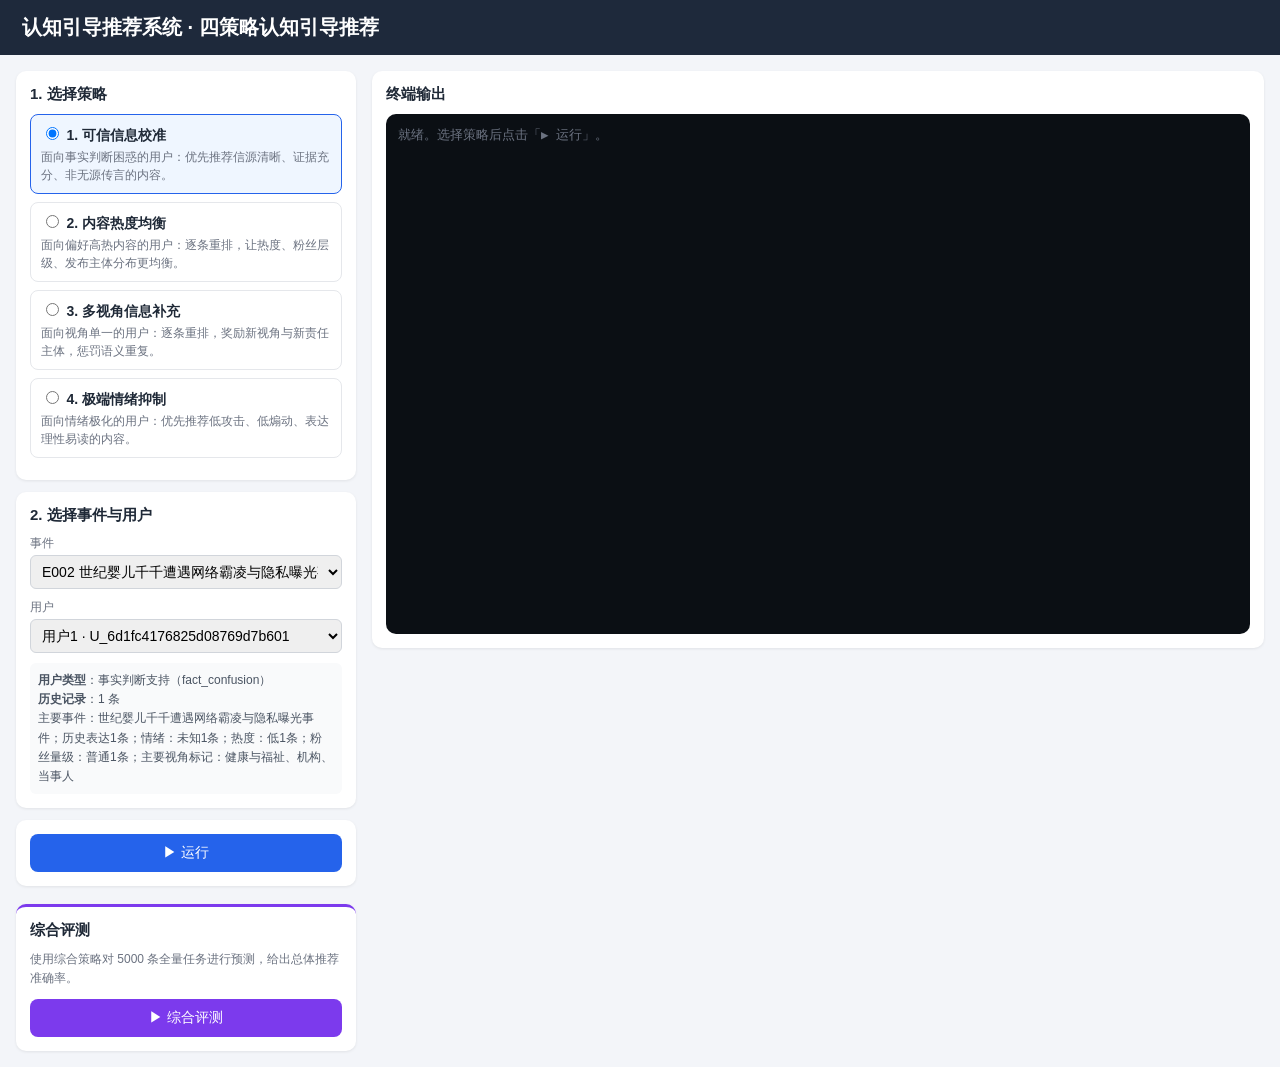
<file: index.html>
<!doctype html>
<html lang="zh-CN">
<head>
<meta charset="utf-8">
<meta name="viewport" content="width=device-width,initial-scale=1">
<title>认知引导推荐系统 · 四策略认知引导推荐</title>
<style>
*{box-sizing:border-box}
body{margin:0;font-family:-apple-system,"Microsoft YaHei",sans-serif;background:#f3f5f9;color:#1f2937}
header{background:#1e293b;color:#fff;padding:14px 22px;font-size:20px;font-weight:600}
header small{font-weight:400;color:#94a3b8;font-size:13px;margin-left:12px}
.wrap{display:flex;gap:16px;padding:16px;align-items:flex-start}
.left{width:340px;flex:none;display:flex;flex-direction:column;gap:12px}
.right{flex:1;min-width:0;display:flex;flex-direction:column;gap:14px}
.card{background:#fff;border-radius:10px;padding:14px;box-shadow:0 1px 3px rgba(0,0,0,.08)}
.card h3{margin:0 0 10px;font-size:15px}
.strat{display:block;border:1px solid #e5e7eb;border-radius:8px;padding:9px 10px;margin-bottom:8px;cursor:pointer}
.strat:has(input:checked){border-color:#2563eb;background:#eff6ff}
.strat b{font-size:14px}.strat span{display:block;color:#6b7280;font-size:12px;margin-top:3px;line-height:1.5}
select{width:100%;padding:7px;margin-bottom:10px;border:1px solid #d1d5db;border-radius:6px;font-size:14px}
label.l{font-size:12px;color:#6b7280;display:block;margin-bottom:3px}
.btns{display:flex;gap:8px}
button{flex:1;padding:10px;border:0;border-radius:8px;font-size:14px;cursor:pointer;color:#fff;background:#2563eb}
button.alt{background:#7c3aed}button:disabled{opacity:.5;cursor:not-allowed}
.hist{font-size:12px;color:#4b5563;line-height:1.6;background:#f9fafb;padding:8px;border-radius:6px}
#term{background:#0b0f14;color:#d1d5db;font:12.5px/1.45 Consolas,"DejaVu Sans Mono",monospace;padding:12px;border-radius:10px;height:520px;overflow:auto;white-space:pre-wrap;word-break:break-all}
.res{display:none}
.big{font-size:56px;font-weight:700;color:#059669;line-height:1.1}
.big small{font-size:18px;color:#6b7280;font-weight:400;margin-left:10px}
.grid4{display:grid;grid-template-columns:repeat(4,1fr);gap:10px;margin:10px 0}
.mini{background:#f9fafb;border-radius:8px;padding:10px}.mini b{font-size:22px;color:#2563eb;display:block}.mini span{font-size:12px;color:#6b7280}
.item{border:1px solid #e5e7eb;border-radius:8px;padding:10px;margin-bottom:8px}
.item.hit{border-color:#86efac;background:#f0fdf4}
.item .top{display:flex;justify-content:space-between;font-size:13px;font-weight:600;margin-bottom:5px}
.item .txt{font-size:13px;line-height:1.55}
.item .txt.clamp{display:-webkit-box;-webkit-line-clamp:4;-webkit-box-orient:vertical;overflow:hidden}
.item .tg{display:none;margin-top:4px;padding:0;border:0;background:none;color:#2563eb;font-size:12px;cursor:pointer}
.item .meta{font-size:12px;color:#6b7280;margin-top:6px}
.tag{display:inline-block;background:#e5e7eb;border-radius:4px;padding:1px 6px;margin-right:5px}
.ok{color:#059669}.no{color:#9ca3af}
</style>
</head>
<body>
<header>认知引导推荐系统 · 四策略认知引导推荐</header>
<div class="wrap">
  <div class="left">
    <div class="card"><h3>1. 选择策略</h3><div id="strats"></div></div>
    <div class="card"><h3>2. 选择事件与用户</h3>
      <label class="l">事件</label><select id="ev"></select>
      <label class="l">用户</label><select id="us"></select>
      <div class="hist" id="hist"></div></div>
    <div class="card"><div class="btns"><button id="run">▶ 运行</button></div></div>
    <div class="card" style="border-top:3px solid #7c3aed;margin-top:6px"><h3>综合评测</h3>
      <div style="font-size:12px;color:#6b7280;line-height:1.6;margin-bottom:10px">使用综合策略对 5000 条全量任务进行预测，给出总体推荐准确率。</div>
      <button id="all" class="alt" style="width:100%">▶ 综合评测</button></div>
  </div>
  <div class="right">
    <div class="card"><h3>终端输出 <span id="state" style="font-weight:400;color:#6b7280;font-size:12px"></span></h3><div id="term"></div></div>
    <div class="card res" id="allCard"><h3>综合评测结果</h3><div class="big" id="allBig"></div>
      <div style="font-size:14px;color:#374151;margin-top:10px;line-height:1.6">全量评测 5000 条事件—用户—引导目标—候选判断任务 · 168 个测试组 · 每组输出 Top-10</div>
      <div style="font-size:12px;color:#6b7280;margin-top:6px;line-height:1.6">准确率 = 各测试组 Top-10 命中率（命中答案集“纳入”条数 ÷ 10）的平均值</div></div>
    <div class="card res" id="topCard"><h3 id="topTitle"></h3><div id="topList"></div></div>
  </div>
</div>
<script src="data/meta.js"></script><script src="data/hidden.js"></script><script src="data/summary.js"></script>
<script>
const $=id=>document.getElementById(id);
const DISP_NAMES={"事实澄清与信源校准":"可信信息校准","热度校正与内容均衡":"内容热度均衡","多元视角与辩证看待":"多视角信息补充","情绪降温与理性表达":"极端情绪抑制"};
const DISP_RX=new RegExp('(?<![_\\w/])('+Object.keys(DISP_NAMES).join('|')+')(?!算法)','g');
const dispName=s=>String(s).replace(DISP_RX,m=>DISP_NAMES[m]);

let META=null, REPORTS={}, es=null, running=false;
const esc=s=>String(s).replace(/[&<>]/g,c=>({'&':'&amp;','<':'&lt;','>':'&gt;'}[c]));
const COL={30:'#6b7280',31:'#ef4444',32:'#22c55e',33:'#eab308',34:'#3b82f6',35:'#d946ef',36:'#06b6d4',37:'#e5e7eb',
 90:'#6b7280',91:'#f87171',92:'#4ade80',93:'#facc15',94:'#60a5fa',95:'#e879f9',96:'#22d3ee',97:'#fff'};
function ansi(s){
  let out='',st={c:null,b:false,d:false},open=false,re=/\x1b\[([0-9;]*)m/g,last=0,m;
  const emit=t=>{ if(!t)return; let css=''; if(st.c)css+='color:'+st.c+';'; if(st.b)css+='font-weight:700;'; if(st.d)css+='opacity:.6;';
    out+= css?'<span style="'+css+'">'+esc(t)+'</span>':esc(t); };
  while((m=re.exec(s))){ emit(s.slice(last,m.index)); last=re.lastIndex;
    for(const p of (m[1]||'0').split(';').map(Number)){ if(p===0){st={c:null,b:false,d:false}} else if(p===1)st.b=true; else if(p===2)st.d=true; else if(COL[p])st.c=COL[p]; } }
  emit(s.slice(last)); return out;
}
function term(line){ line=dispName(line); const t=$('term'); const near=t.scrollHeight-t.scrollTop-t.clientHeight<60;
  const d=document.createElement('div'); d.innerHTML=ansi(line)||'&nbsp;'; t.appendChild(d); if(near)t.scrollTop=t.scrollHeight; }
// 演示推荐组合：每策略第一个为默认选中，全部在下拉中加粗
const PICKS={"1": ["PS3G_836381ac5db80d3ebd69", "PS3G_690b14cc4085396845b2", "PS3G_e4c694db0c434dd55251"], "2": ["PS3G_dbe9cc6a94ffd6cc5fe6", "PS3G_c39729a195b201dfdafb", "PS3G_2c3bb92f68a984862b76"], "3": ["PS3G_ba25082b5975607accdb", "PS3G_d902e5bd507c22a2faae", "PS3G_fe2d613690042951c33f"], "4": ["PS3G_c56ff48762be613ec381", "PS3G_6657de9ccd9bf77e09f7", "PS3G_1e6efd978baa629836c8"]};
const isPick=gid=>(PICKS[curSid()]||[]).includes(gid);
// 事实澄清：展示用信源/证据评分（不参与排序与准确率）
const SRC_OFF=/(卫健委|卫生健康委|警方|公安|法院|检察院|市场监管|政府|官方|通报|公告|声明|官微|发布会|调查组|医调委|工作人员告诉|负责人)/;
const SRC_MEDIA=/(据.{0,12}报道|记者|新闻|日报|晚报|时报|周刊|电视台|广播|央视|新华|人民网|澎湃|极目|经视|九派|红星|封面|潮新闻|新京报|环球|中新|央广|头条新闻|直播\)|\(.{1,6}(新闻|直播|日报|时报|网)\))/;
const EVID=/(鉴定|调查|通报|声明|判决|裁定|录音|视频|截图|聊天记录|报告|数据|证据|回应|采访|病历|诊断|时间线)/g;
function factTags(i){
  // 展示用评分标准（不参与排序与准确率）：按发布主体可信度打底，再看正文的信源、依据、时间线索，传言措辞扣分
  const t=i.text||'', p=i.publisher||'';
  const base=(p.includes('官方')||p.includes('政务'))?0.9:p==='媒体'?0.8:p==='认证主体'?0.68:0.55;
  const off=SRC_OFF.test(t), med=SRC_MEDIA.test(t), when=/(\d{1,2}月\d{1,2}日|\d{4}年|\d+日)/.test(t), rum=/(网传|听说|据说|疑似|爆料|传闻|小道消息|据知情人)/.test(t);
  const ev=[...new Set((t.match(EVID)||[]))];
  let sc=base+(off?0.15:0)+(med?0.1:0)+(when?0.05:0)-(rum?0.2:0);
  let ec=0.45+0.15*Math.min(ev.length,3)+(when?0.1:0)-(rum?0.15:0);
  sc=Math.max(0.2,Math.min(1,sc)); ec=Math.max(0.2,Math.min(1,ec));
  i._src=sc;
  return [{t:'信源分 '+sc.toFixed(2),col:'#1e40af',bg:'#dbeafe'},{t:'证据分 '+ec.toFixed(2),col:'#1e40af',bg:'#dbeafe'}];
}
const tagHtml=x=>`<span class="tag" style="background:${x.bg};color:${x.col}">${esc(x.t)}</span>`;
const curSid=()=>+document.querySelector('input[name=s]:checked').value;
const curStrat=()=>META.strategies.find(s=>s.id===curSid());
function fillEvents(){
  const st=curStrat(), evs=[...new Map(st.groups.map(g=>[g.event_id,g.event_name]))];
  const pe=new Set(st.groups.filter(g=>isPick(g.group_id)).map(g=>g.event_id));
  $('ev').innerHTML=evs.map(([id,n])=>pe.has(id)?`<option value="${id}" style="font-weight:700">${id} ${esc(n)}</option>`:`<option value="${id}">${id} ${esc(n)}</option>`).join('');
  const d=st.groups.find(g=>g.group_id===(PICKS[st.id]||[])[0]); if(d)$('ev').value=d.event_id; fillUsers();
}
function fillUsers(){
  const gs=curStrat().groups.filter(g=>g.event_id===$('ev').value);
  $('us').innerHTML=gs.map(g=>isPick(g.group_id)?`<option value="${g.group_id}" style="font-weight:700">${g.seq_name} · ${g.masked_user_id}</option>`:`<option value="${g.group_id}">${g.seq_name} · ${g.masked_user_id}</option>`).join('');
  const p=gs.find(g=>isPick(g.group_id)); if(p)$('us').value=p.group_id; showHist();
}
function curGroup(){ return curStrat().groups.find(g=>g.group_id===$('us').value); }
function showHist(){ const g=curGroup(); $('hist').innerHTML=g?`<b>用户类型</b>：${esc(g.user_type_label)}（${esc(g.user_type)}）<br><b>历史记录</b>：${esc(g.history_count)} 条<br>${esc(g.summary)}`:''; }
async function init(){
  META=REC.meta;
  // 演示前端隐藏推荐不合理的事件/组（只影响下拉，不影响算法、Top-10 与准确率）
  const H=REC.hidden||{}, he=new Set(H.hidden_events||[]), hg=new Set(H.hidden_groups||[]);
  META.strategies.forEach(s=>s.groups=s.groups.filter(g=>!he.has(g.event_id)&&!hg.has(g.group_id)));
  $('strats').innerHTML=META.strategies.map((s,i)=>`<label class="strat"><input type="radio" name="s" value="${s.id}" ${i?'':'checked'}> <b>${s.id}. ${esc(dispName(s.name))}</b><span>${esc(s.desc)}</span></label>`).join('');
  document.querySelectorAll('input[name=s]').forEach(r=>r.onchange=()=>{fillEvents();showTop()});
  $('ev').onchange=()=>{fillUsers();showTop()}; $('us').onchange=()=>{showHist();showTop()};
  fillEvents();
  term('\x1b[90m就绪。选择策略后点击「▶ 运行」。\x1b[0m');
}
function setBusy(b){ running=b; $('run').disabled=b; $('all').disabled=b; $('state').textContent=b?'运行中…':''; }
let timers=[];
const loadJs=n=>new Promise((res,rej)=>{ if(REC[n])return res(); const s=document.createElement('script'); s.src='data/'+n+'.js'; s.onload=res; s.onerror=rej; document.head.appendChild(s); });
async function run(arg){
  if(running)return; setBusy(true); REPORTS={};
  ['allCard','topCard'].forEach(i=>$(i).style.display='none');
  $('term').innerHTML='';
  const key=arg==='all'?'all':'s'+arg;
  try{ await loadJs('log_'+key); if(arg!=='all')await loadJs('top10_s'+arg); }catch(e){ term('\x1b[31m数据加载失败\x1b[0m'); setBusy(false); return; }
  const ev=REC['log_'+key]; const t0=Date.now(); let i=0;
  const step=()=>{ const now=Date.now()-t0;
    while(i<ev.length&&ev[i][0]<=now){ const l=ev[i][1]; if(l===null){ } else term(l); i++; }
    if(i<ev.length){ setTimeout(step,Math.max(10,ev[i][0]-(Date.now()-t0))); return; }
    setBusy(false);
    if(arg==='all')showAll({summary:REC.summary}); else { REPORTS[+arg]=1; showTop(); } };
  step();
}
const pct=a=>(a*100).toFixed(2)+'%';
function showAll(d){
  const sm=d.summary; $('allBig').innerHTML=`推荐准确率 ${pct(sm.accuracy)}`;
  $('allCard').style.display='block'; $('topCard').style.display='none'; }
function setupFold(root){
  root.querySelectorAll('.item').forEach(it=>{
    const t=it.querySelector('.txt'), b=it.querySelector('.tg'); if(!t||!b)return;
    if(t.scrollHeight>t.clientHeight+1){ b.style.display='inline-block'; b.onclick=()=>{ const c=t.classList.toggle('clamp'); b.textContent=c?'展开原文':'收起'; }; }
    else { t.classList.remove('clamp'); }
  });
}
async function showTop(){
  const sid=curSid(); if(!REPORTS[sid]||running){ $('topCard').style.display='none'; return; }
  const g=curGroup(); await loadJs('top10_s'+sid); const d=REC['top10_s'+sid][g.group_id]; if(!d)return;
  $('topTitle').innerHTML=`${esc(g.event_id)} ${esc(g.event_name)} · ${esc(g.seq_name)} · Top-10 推荐列表 ` + (sid===1?[`含信源 ${d.items.filter(i=>(factTags(i),i._src>=0.7)).length}/${d.items.length}`]:d.summary).map(t=>`<span class="tag" style="background:#dbeafe;color:#1e40af">${esc(t)}</span>`).join('');
  $('topList').innerHTML=d.items.map(i=>`<div class="item${i.hit?' hit':''}"><div class="top"><span>#${i.rank}${i.hit?' <span class="ok">✓</span>':''}</span><span>${sid===1?factTags(i).map(tagHtml).join(''):i.tags.map(t=>`<span class="tag" style="background:#dbeafe;color:#1e40af">${esc(t)}</span>`).join('')}</span></div>
   <div class="txt clamp">${esc(i.text)}</div><button type="button" class="tg">展开原文</button>
   <div class="meta"><span class="tag">${esc(i.publisher)}</span><span class="tag">粉丝：${esc(i.fan_tier)}</span><span class="tag">热度：${esc(i.heat_tier)}</span><span class="tag">情绪：${esc(i.emotion)}</span>转 ${esc(i.reposts)} · 评 ${esc(i.comments)} · 赞 ${esc(i.likes)}</div></div>`).join('');
  $('topCard').style.display='block'; setupFold($('topList')); }
$('run').onclick=()=>run(curSid()); $('all').onclick=()=>run('all');
init();
</script>
</body></html>
</file>
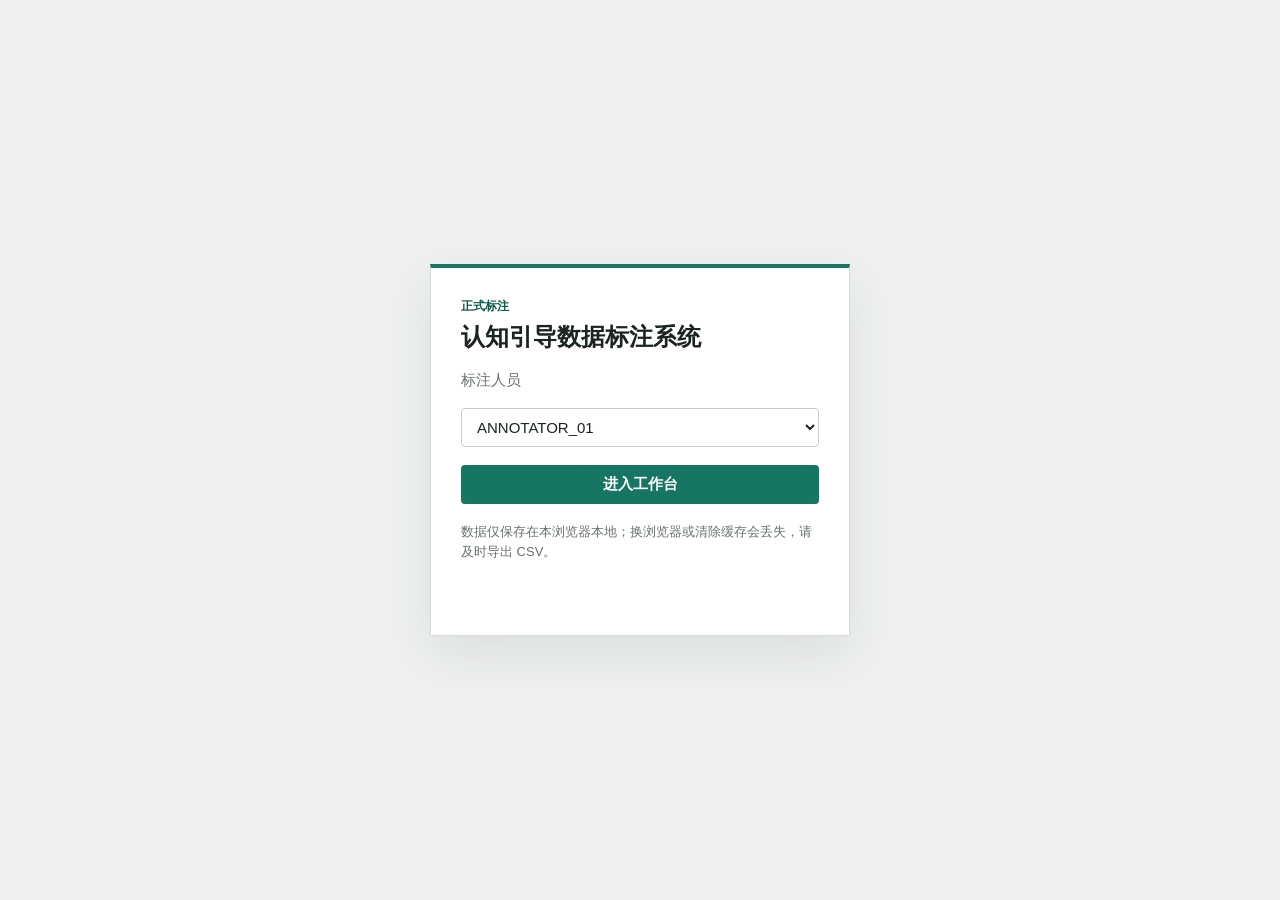
<file: annotate/index.html>
<!doctype html>
<html lang="zh-CN">
  <head>
    <meta charset="UTF-8" />
    <meta name="viewport" content="width=device-width, initial-scale=1.0" />
    <title>认知引导数据标注系统</title>
    <link rel="icon" href="data:," />
    <link rel="stylesheet" href="styles.css" />
  </head>
  <body>
    <section id="login-view" class="login-view">
      <form id="login-form" class="login-panel">
        <div>
          <p class="eyebrow">正式标注</p>
          <h1>认知引导数据标注系统</h1>
        </div>
        <label for="annotator-select">标注人员</label>
        <select id="annotator-select" required></select>
        <button type="submit" class="primary-command">进入工作台</button>
        <p class="hint">数据仅保存在本浏览器本地；换浏览器或清除缓存会丢失，请及时导出 CSV。</p>
        <p id="login-error" class="error" role="alert"></p>
      </form>
    </section>

    <main id="app-view" class="app-shell" hidden>
      <header class="topbar">
        <div class="brand-block">
          <span class="brand-mark">R</span>
          <div>
            <strong>认知引导标注</strong>
            <span id="annotator-name"></span>
          </div>
        </div>
        <div class="topbar-controls">
          <label class="compact-field">
            <span>批次</span>
            <select id="batch-select"></select>
          </label>
          <div class="progress-block">
            <div class="progress-copy">
              <span id="progress-text">0 / 0</span>
              <span id="save-state">未保存</span>
            </div>
            <div class="progress-track"><span id="progress-bar"></span></div>
          </div>
          <button id="export-button" class="secondary-command top-command" title="导出本人已提交结果为 CSV">导出 CSV</button>
          <button id="reset-button" class="secondary-command top-command" title="清空本人在本浏览器中的全部标注状态">重置本人状态</button>
          <button id="logout-button" class="icon-command" title="退出登录" aria-label="退出登录">↪</button>
        </div>
      </header>

      <div class="workspace">
        <aside class="context-pane">
          <section class="context-section event-section">
            <p class="section-label">当前事件</p>
            <h2 id="event-name"></h2>
            <div id="event-stats" class="stat-row"></div>
          </section>

          <section class="context-section">
            <p class="section-label">当前引导目标</p>
            <div id="target-list" class="target-list"></div>
            <p id="guidance-instruction" class="guidance-copy"></p>
          </section>

          <section class="context-section user-section">
            <div class="section-heading-row">
              <p class="section-label">用户信息</p>
              <code id="masked-user"></code>
            </div>
            <p id="history-summary" class="history-summary"></p>
            <div id="history-list" class="history-list"></div>
          </section>
        </aside>

        <section class="candidate-pane">
          <div class="candidate-heading">
            <div>
              <p class="section-label">候选内容</p>
              <h2 id="candidate-event"></h2>
            </div>
            <span id="assignment-role" class="role-badge"></span>
          </div>
          <article id="candidate-text" class="candidate-text fold-text"></article>
          <button type="button" id="candidate-fold" class="fold-btn">展开原文</button>
          <dl id="candidate-attributes" class="attribute-grid"></dl>
          <div class="source-strip">
            <span id="candidate-source"></span>
            <span id="candidate-group"></span>
            <span id="boundary-flag"></span>
          </div>
        </section>

        <aside class="decision-pane">
          <form id="annotation-form">
            <div class="decision-header">
              <div>
                <p class="section-label">人工标签</p>
                <h2>该内容是否适合当前任务？</h2>
              </div>
              <span id="lock-state"></span>
            </div>
            <div id="label-options" class="label-options"></div>

            <fieldset id="risk-fieldset" class="option-fieldset" hidden>
              <legend>风险项</legend>
              <div id="risk-options" class="check-grid"></div>
            </fieldset>

            <label id="other-target-field" class="stacked-field" hidden>
              <span>更适合的引导目标</span>
              <select id="other-target-select"></select>
            </label>

            <label class="stacked-field note-field">
              <span>备注</span>
              <textarea id="note-input" rows="5" placeholder="边界依据、风险说明或补充信息"></textarea>
            </label>

            <p id="form-error" class="error" role="alert"></p>
            <div class="command-row">
              <button type="button" id="save-button" class="secondary-command">暂存</button>
              <button type="submit" id="submit-button" class="primary-command">提交并锁定</button>
            </div>
          </form>

          <nav class="task-navigation" aria-label="任务导航">
            <button id="previous-button" class="icon-command" title="上一条" aria-label="上一条">←</button>
            <span id="task-position">0 / 0</span>
            <button id="next-button" class="icon-command" title="下一条" aria-label="下一条">→</button>
          </nav>
        </aside>
      </div>
    </main>
    <script src="data/meta.js"></script>
    <script src="app.js"></script>
  </body>
</html>
</file>
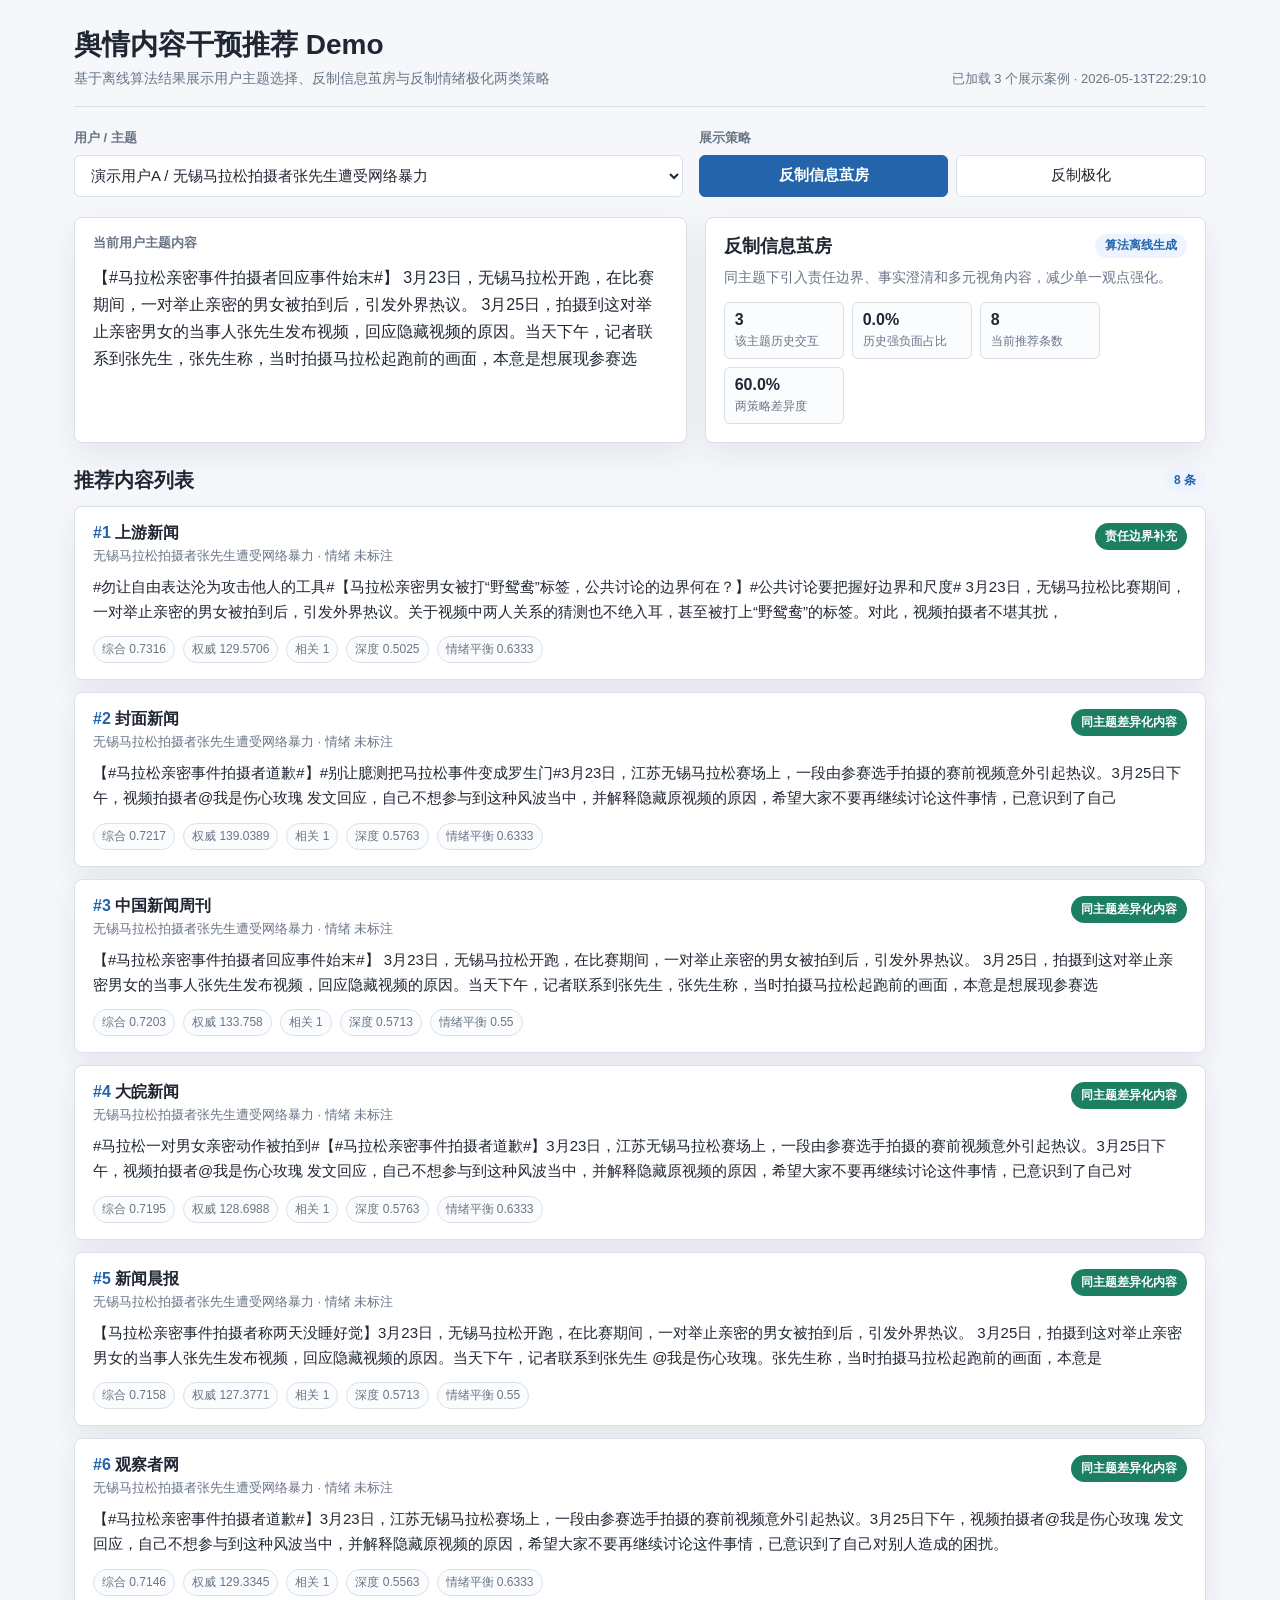
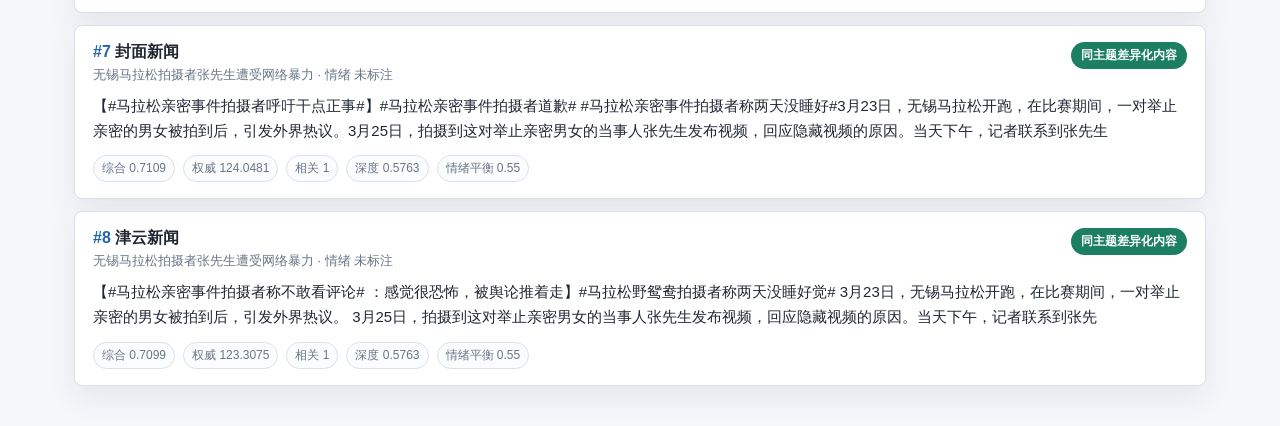
<file: old/index.html>
<!DOCTYPE html>
<html lang="zh-CN">
<head>
    <meta charset="UTF-8">
    <meta name="viewport" content="width=device-width, initial-scale=1.0">
    <title>反信息茧房推荐系统 Demo</title>
    <style>
        :root {
            --bg: #f5f7fb;
            --panel: #ffffff;
            --line: #d9e0ea;
            --text: #202733;
            --muted: #697586;
            --blue: #2364aa;
            --green: #1d7f62;
            --orange: #b85c00;
            --red: #b42318;
            --shadow: 0 12px 30px rgba(32, 39, 51, 0.08);
        }

        * {
            box-sizing: border-box;
        }

        body {
            margin: 0;
            min-height: 100vh;
            font-family: -apple-system, BlinkMacSystemFont, "Segoe UI", "Microsoft YaHei", sans-serif;
            background: var(--bg);
            color: var(--text);
        }

        .app {
            max-width: 1180px;
            margin: 0 auto;
            padding: 28px 24px 40px;
        }

        header {
            display: flex;
            align-items: flex-end;
            justify-content: space-between;
            gap: 24px;
            padding-bottom: 18px;
            border-bottom: 1px solid var(--line);
        }

        h1 {
            margin: 0;
            font-size: 28px;
            line-height: 1.2;
            letter-spacing: 0;
        }

        .subtitle {
            margin-top: 8px;
            color: var(--muted);
            font-size: 14px;
        }

        .status {
            min-width: 220px;
            text-align: right;
            color: var(--muted);
            font-size: 13px;
        }

        .toolbar {
            display: grid;
            grid-template-columns: minmax(260px, 1.2fr) minmax(280px, 1fr);
            gap: 16px;
            margin-top: 22px;
            align-items: end;
        }

        .field label,
        .strategy-label {
            display: block;
            margin-bottom: 8px;
            color: var(--muted);
            font-size: 13px;
            font-weight: 600;
        }

        select {
            width: 100%;
            height: 42px;
            border: 1px solid var(--line);
            border-radius: 6px;
            background: var(--panel);
            color: var(--text);
            padding: 0 12px;
            font-size: 15px;
        }

        .segmented {
            display: grid;
            grid-template-columns: 1fr 1fr;
            gap: 8px;
            height: 42px;
        }

        .segmented button {
            border: 1px solid var(--line);
            border-radius: 6px;
            background: var(--panel);
            color: var(--text);
            font-size: 15px;
            cursor: pointer;
        }

        .segmented button.active {
            border-color: var(--blue);
            background: var(--blue);
            color: #fff;
            font-weight: 700;
        }

        .summary {
            display: grid;
            grid-template-columns: minmax(0, 1.1fr) minmax(280px, 0.9fr);
            gap: 18px;
            margin-top: 20px;
        }

        .panel {
            background: var(--panel);
            border: 1px solid var(--line);
            border-radius: 8px;
            box-shadow: var(--shadow);
        }

        .panel-header {
            padding: 16px 18px 0;
            color: var(--muted);
            font-size: 13px;
            font-weight: 700;
        }

        .current-post {
            padding: 12px 18px 18px;
            font-size: 16px;
            line-height: 1.7;
        }

        .strategy-card {
            padding: 16px 18px 18px;
        }

        .strategy-title {
            display: flex;
            align-items: center;
            justify-content: space-between;
            gap: 12px;
            margin-bottom: 8px;
            font-size: 18px;
            font-weight: 800;
        }

        .pill {
            display: inline-flex;
            align-items: center;
            min-height: 24px;
            border-radius: 999px;
            padding: 0 10px;
            background: #eef4ff;
            color: var(--blue);
            font-size: 12px;
            font-weight: 700;
        }

        .strategy-desc {
            color: var(--muted);
            line-height: 1.6;
            font-size: 14px;
        }

        .metrics {
            display: flex;
            flex-wrap: wrap;
            gap: 8px;
            margin-top: 14px;
        }

        .metric {
            border: 1px solid var(--line);
            border-radius: 6px;
            padding: 8px 10px;
            min-width: 120px;
            background: #fbfcfe;
        }

        .metric b {
            display: block;
            margin-bottom: 2px;
            font-size: 16px;
        }

        .metric span {
            color: var(--muted);
            font-size: 12px;
        }

        .section-title {
            display: flex;
            align-items: center;
            justify-content: space-between;
            margin: 24px 0 12px;
        }

        .section-title h2 {
            margin: 0;
            font-size: 20px;
            letter-spacing: 0;
        }

        .rec-list {
            display: grid;
            gap: 12px;
        }

        .rec-card {
            padding: 16px 18px;
        }

        .rec-top {
            display: flex;
            align-items: flex-start;
            justify-content: space-between;
            gap: 16px;
            margin-bottom: 10px;
        }

        .rank {
            color: var(--blue);
            font-weight: 800;
        }

        .user {
            color: var(--text);
            font-weight: 700;
        }

        .event {
            color: var(--muted);
            font-size: 13px;
            margin-top: 3px;
        }

        .reason {
            flex: 0 0 auto;
            border-radius: 999px;
            padding: 5px 10px;
            color: #fff;
            background: var(--green);
            font-size: 12px;
            font-weight: 700;
        }

        .reason.polarization {
            background: var(--orange);
        }

        .rec-text {
            line-height: 1.65;
            font-size: 15px;
        }

        .score-row {
            display: flex;
            flex-wrap: wrap;
            gap: 8px;
            margin-top: 12px;
            color: var(--muted);
            font-size: 12px;
        }

        .score-row span {
            border: 1px solid var(--line);
            border-radius: 999px;
            padding: 4px 8px;
            background: #fbfcfe;
        }

        .empty,
        .error {
            margin-top: 20px;
            padding: 18px;
            border-radius: 8px;
            background: #fff7ed;
            border: 1px solid #fed7aa;
            color: var(--red);
        }

        @media (max-width: 760px) {
            .app {
                padding: 20px 14px 32px;
            }

            header,
            .summary {
                display: block;
            }

            .status {
                text-align: left;
                margin-top: 10px;
            }

            .toolbar {
                grid-template-columns: 1fr;
            }

            .strategy-card {
                margin-top: 14px;
            }

            .rec-top {
                display: block;
            }

            .reason {
                display: inline-flex;
                margin-top: 8px;
            }
        }
    </style>
</head>
<body>
    <div class="app">
        <header>
            <div>
                <h1>舆情内容干预推荐 Demo</h1>
                <div class="subtitle">基于离线算法结果展示用户主题选择、反制信息茧房与反制情绪极化两类策略</div>
            </div>
            <div class="status" id="status">正在加载 demo_recommendations.json</div>
        </header>

        <main id="main" hidden>
            <div class="toolbar">
                <div class="field">
                    <label for="caseSelect">用户 / 主题</label>
                    <select id="caseSelect"></select>
                </div>
                <div>
                    <div class="strategy-label">展示策略</div>
                    <div class="segmented" role="tablist" aria-label="展示策略">
                        <button id="antiCocoonBtn" class="active" type="button" data-strategy="anti_cocoon">反制信息茧房</button>
                        <button id="antiPolarizationBtn" type="button" data-strategy="anti_polarization">反制极化</button>
                    </div>
                </div>
            </div>

            <section class="summary">
                <div class="panel">
                    <div class="panel-header">当前用户主题内容</div>
                    <div class="current-post" id="currentPost"></div>
                </div>
                <div class="panel strategy-card">
                    <div class="strategy-title">
                        <span id="strategyTitle"></span>
                        <span class="pill">算法离线生成</span>
                    </div>
                    <div class="strategy-desc" id="strategyDesc"></div>
                    <div class="metrics" id="metrics"></div>
                </div>
            </section>

            <div class="section-title">
                <h2>推荐内容列表</h2>
                <span class="pill" id="resultCount"></span>
            </div>
            <section class="rec-list" id="recList"></section>
        </main>

        <div class="error" id="error" hidden></div>
    </div>

    <script>
        const state = {
            data: null,
            currentCaseId: null,
            strategy: "anti_cocoon"
        };

        const els = {
            status: document.getElementById("status"),
            main: document.getElementById("main"),
            error: document.getElementById("error"),
            caseSelect: document.getElementById("caseSelect"),
            currentPost: document.getElementById("currentPost"),
            strategyTitle: document.getElementById("strategyTitle"),
            strategyDesc: document.getElementById("strategyDesc"),
            metrics: document.getElementById("metrics"),
            resultCount: document.getElementById("resultCount"),
            recList: document.getElementById("recList"),
            strategyButtons: Array.from(document.querySelectorAll("[data-strategy]"))
        };

        function escapeHtml(value) {
            return String(value ?? "")
                .replaceAll("&", "&amp;")
                .replaceAll("<", "&lt;")
                .replaceAll(">", "&gt;")
                .replaceAll('"', "&quot;")
                .replaceAll("'", "&#039;");
        }

        function activeCase() {
            return state.data.cases.find(item => item.case_id === state.currentCaseId) || state.data.cases[0];
        }

        function formatPercent(value) {
            const number = Number(value || 0) * 100;
            return `${number.toFixed(1)}%`;
        }

        function formatEmotion(value) {
            const emotion = String(value || "unknown");
            const map = {
                positive: "正向",
                neutral: "中性",
                very_negative: "强负面",
                negative: "负面",
                unknown: "未标注"
            };
            return map[emotion] || emotion;
        }

        function renderCaseOptions() {
            els.caseSelect.innerHTML = state.data.cases.map(item => {
                return `<option value="${escapeHtml(item.case_id)}">${escapeHtml(item.display_label)}</option>`;
            }).join("");
            state.currentCaseId = state.data.cases[0]?.case_id || null;
            els.caseSelect.value = state.currentCaseId;
        }

        function renderMetrics(item, recommendations) {
            const profile = item.profile || {};
            els.metrics.innerHTML = `
                <div class="metric">
                    <b>${escapeHtml(profile.topic_interactions || 0)}</b>
                    <span>该主题历史交互</span>
                </div>
                <div class="metric">
                    <b>${formatPercent(profile.negative_ratio)}</b>
                    <span>历史强负面占比</span>
                </div>
                <div class="metric">
                    <b>${escapeHtml(recommendations.length)}</b>
                    <span>当前推荐条数</span>
                </div>
                <div class="metric">
                    <b>${formatPercent(profile.strategy_diff_ratio || 0)}</b>
                    <span>两策略差异度</span>
                </div>
            `;
        }

        function renderRecommendations(recommendations) {
            const isPolarization = state.strategy === "anti_polarization";
            els.resultCount.textContent = `${recommendations.length} 条`;
            if (!recommendations.length) {
                els.recList.innerHTML = `<div class="empty">当前用户主题下没有足够推荐结果。</div>`;
                return;
            }
            els.recList.innerHTML = recommendations.map(item => {
                const scores = item.scores || {};
                return `
                    <article class="panel rec-card">
                        <div class="rec-top">
                            <div>
                                <div><span class="rank">#${escapeHtml(item.rank)}</span> <span class="user">${escapeHtml(item.user_name)}</span></div>
                                <div class="event">${escapeHtml(item.event)} · 情绪 ${escapeHtml(formatEmotion(item.emotion))}</div>
                            </div>
                            <span class="reason ${isPolarization ? "polarization" : ""}">${escapeHtml(item.reason)}</span>
                        </div>
                        <div class="rec-text">${escapeHtml(item.text)}</div>
                        <div class="score-row">
                            <span>综合 ${escapeHtml(scores.final)}</span>
                            <span>权威 ${escapeHtml(scores.authority)}</span>
                            <span>相关 ${escapeHtml(scores.topic_relevance)}</span>
                            <span>深度 ${escapeHtml(scores.depth)}</span>
                            <span>情绪平衡 ${escapeHtml(scores.emotion_balance)}</span>
                        </div>
                    </article>
                `;
            }).join("");
        }

        function render() {
            const item = activeCase();
            if (!item) {
                els.error.hidden = false;
                els.error.textContent = "demo_recommendations.json 中没有 cases 数据。";
                return;
            }

            const strategy = item.strategies[state.strategy];
            const recommendations = strategy?.recommendations || [];

            els.currentPost.textContent = item.current_post || "该用户主题暂无历史文本样例。";
            els.strategyTitle.textContent = strategy?.label || state.strategy;
            els.strategyDesc.textContent = strategy?.description || "";
            renderMetrics(item, recommendations);
            renderRecommendations(recommendations);

            els.strategyButtons.forEach(button => {
                button.classList.toggle("active", button.dataset.strategy === state.strategy);
            });
        }

        async function init() {
            try {
                const response = await fetch("./demo_recommendations.json", { cache: "no-store" });
                if (!response.ok) {
                    throw new Error(`HTTP ${response.status}`);
                }
                state.data = await response.json();
                if (!state.data.cases || !state.data.cases.length) {
                    throw new Error("JSON 中没有可展示的 cases");
                }
                els.status.textContent = `已加载 ${state.data.cases.length} 个展示案例 · ${state.data.generated_at || ""}`;
                renderCaseOptions();
                els.main.hidden = false;
                render();
            } catch (error) {
                els.status.textContent = "加载失败";
                els.error.hidden = false;
                els.error.textContent = `无法加载 demo_recommendations.json：${error.message}。请先运行 rec2.py，并用 Live Server 访问本页面。`;
            }
        }

        els.caseSelect.addEventListener("change", event => {
            state.currentCaseId = event.target.value;
            render();
        });

        els.strategyButtons.forEach(button => {
            button.addEventListener("click", () => {
                state.strategy = button.dataset.strategy;
                render();
            });
        });

        init();
    </script>
</body>
</html>
</file>
<file: annotate/styles.css>
:root {
  color-scheme: light;
  font-family: Inter, "Microsoft YaHei", "PingFang SC", sans-serif;
  font-size: 15px;
  color: #1b2422;
  background: #eef1ef;
  --ink: #1b2422;
  --muted: #68716e;
  --line: #d7dcda;
  --panel: #ffffff;
  --soft: #f5f7f6;
  --brand: #167663;
  --brand-dark: #0d594b;
  --amber: #a96312;
  --red: #a53a3f;
}

[hidden] { display: none !important; }
* { box-sizing: border-box; }
body { margin: 0; min-width: 320px; min-height: 100vh; background: #eef1ef; }
button, select, textarea { font: inherit; letter-spacing: 0; }
button, select { min-height: 38px; }
button { cursor: pointer; }
button:disabled { cursor: not-allowed; opacity: 0.48; }

.login-view {
  min-height: 100vh;
  display: grid;
  place-items: center;
  padding: 24px;
  background: #eef1ef;
}
.login-panel {
  width: min(420px, 100%);
  background: var(--panel);
  border: 1px solid var(--line);
  border-top: 4px solid var(--brand);
  padding: 30px;
  display: grid;
  gap: 18px;
  box-shadow: 0 18px 48px rgba(31, 45, 41, 0.09);
}
.login-panel h1 { margin: 6px 0 0; font-size: 24px; line-height: 1.35; }
.login-panel label, .stacked-field { display: grid; gap: 8px; color: var(--muted); }
select, textarea {
  width: 100%;
  border: 1px solid #c9cfcc;
  border-radius: 4px;
  background: #fff;
  color: var(--ink);
  padding: 9px 11px;
}
textarea { resize: vertical; min-height: 104px; }
select:focus, textarea:focus, button:focus-visible, input:focus-visible {
  outline: 3px solid rgba(22, 118, 99, 0.18);
  outline-offset: 1px;
}

.eyebrow, .section-label {
  margin: 0;
  color: var(--brand-dark);
  font-size: 12px;
  font-weight: 700;
  text-transform: uppercase;
}
.app-shell { min-height: 100vh; }
.topbar {
  min-height: 66px;
  padding: 10px 18px;
  display: flex;
  align-items: center;
  justify-content: space-between;
  gap: 18px;
  background: #152521;
  color: #fff;
  border-bottom: 3px solid #28a489;
}
.brand-block, .topbar-controls, .progress-copy, .section-heading-row, .candidate-heading, .decision-header, .command-row, .task-navigation {
  display: flex;
  align-items: center;
}
.brand-block { gap: 11px; }
.brand-block > div { display: grid; gap: 3px; }
.brand-block span { color: #b8c5c1; font-size: 12px; }
.brand-mark {
  width: 34px;
  height: 34px;
  display: grid;
  place-items: center;
  background: #28a489;
  color: #fff !important;
  font-weight: 800;
  border-radius: 4px;
}
.topbar-controls { gap: 16px; }
.compact-field { display: flex; align-items: center; gap: 8px; color: #b8c5c1; }
.compact-field select { width: 95px; min-height: 34px; padding: 5px 8px; }
.progress-block { width: 230px; display: grid; gap: 7px; }
.progress-copy { justify-content: space-between; color: #dfe8e5; font-size: 12px; }
.progress-track { height: 5px; background: #41504c; overflow: hidden; }
.progress-track span { display: block; width: 0; height: 100%; background: #41b99f; transition: width 160ms ease; }

.workspace {
  display: grid;
  grid-template-columns: minmax(280px, 0.9fr) minmax(420px, 1.5fr) minmax(300px, 0.95fr);
  min-height: calc(100vh - 66px);
}
.context-pane, .candidate-pane, .decision-pane { min-width: 0; background: var(--panel); }
.context-pane { border-right: 1px solid var(--line); overflow-y: auto; max-height: calc(100vh - 66px); }
.candidate-pane { padding: 24px 28px; overflow-y: auto; max-height: calc(100vh - 66px); }
.decision-pane { border-left: 1px solid var(--line); padding: 22px; display: flex; flex-direction: column; justify-content: space-between; overflow-y: auto; max-height: calc(100vh - 66px); }
.context-section { padding: 20px; border-bottom: 1px solid var(--line); }
.context-section h2, .candidate-heading h2, .decision-header h2 { margin: 7px 0 0; font-size: 17px; line-height: 1.45; }
.event-section { background: #f4f8f6; border-left: 4px solid var(--brand); }
.stat-row { display: flex; flex-wrap: wrap; gap: 7px; margin-top: 12px; }
.stat-chip, .role-badge, .source-strip span {
  border: 1px solid #cfd6d3;
  background: #fff;
  color: #48514e;
  border-radius: 3px;
  padding: 4px 7px;
  font-size: 12px;
}
.target-list { display: grid; grid-template-columns: 1fr 1fr; gap: 7px; margin-top: 10px; }
.target-item { min-height: 54px; display: flex; align-items: center; padding: 8px; border: 1px solid var(--line); background: var(--soft); font-size: 12px; line-height: 1.45; }
.target-item.active { border-color: var(--brand); background: #e8f3ef; color: var(--brand-dark); font-weight: 700; }
.guidance-copy, .history-summary { color: #4c5653; line-height: 1.7; margin: 12px 0 0; }
.section-heading-row { justify-content: space-between; gap: 10px; }
code { color: #46504d; font-size: 11px; overflow-wrap: anywhere; }
.history-list { display: grid; gap: 10px; margin-top: 14px; }
.history-item { border-left: 3px solid #bdc8c4; background: var(--soft); padding: 10px 11px; }
.history-meta { color: var(--muted); font-size: 11px; margin-bottom: 6px; }
.history-text { margin: 0; line-height: 1.65; font-size: 13px; white-space: pre-wrap; overflow-wrap: anywhere; }

.candidate-heading { justify-content: space-between; align-items: flex-start; gap: 16px; }
.role-badge { border-color: #dab67b; background: #fff8eb; color: var(--amber); white-space: nowrap; }
.candidate-text { margin: 30px 0; padding: 24px 0; border-top: 1px solid var(--line); border-bottom: 1px solid var(--line); font-size: 18px; line-height: 1.9; white-space: pre-wrap; overflow-wrap: anywhere; }
.attribute-grid { display: grid; grid-template-columns: repeat(3, minmax(0, 1fr)); gap: 1px; background: var(--line); border: 1px solid var(--line); }
.attribute-item { background: #fff; min-width: 0; padding: 12px; }
.attribute-item dt { color: var(--muted); font-size: 11px; margin-bottom: 5px; }
.attribute-item dd { margin: 0; font-weight: 600; overflow-wrap: anywhere; }
.source-strip { display: flex; flex-wrap: wrap; gap: 7px; margin-top: 18px; }
.source-strip span:empty { display: none; }
.source-strip .boundary { border-color: #d7a1a4; background: #fff1f1; color: var(--red); }

.decision-header { justify-content: space-between; align-items: flex-start; gap: 12px; }
#lock-state { color: var(--muted); font-size: 12px; }
.label-options { display: grid; gap: 8px; margin: 22px 0; }
.label-option { position: relative; }
.label-option input { position: absolute; opacity: 0; pointer-events: none; }
.label-option label { display: flex; align-items: center; min-height: 44px; padding: 9px 11px; border: 1px solid var(--line); border-radius: 4px; background: #fff; cursor: pointer; font-weight: 600; }
.label-option input:checked + label { border-color: var(--brand); background: #e7f3ef; color: var(--brand-dark); box-shadow: inset 4px 0 0 var(--brand); }
.label-option[data-label="risk"] input:checked + label { border-color: var(--red); background: #fff1f1; color: var(--red); box-shadow: inset 4px 0 0 var(--red); }
.option-fieldset { margin: 0 0 18px; border: 1px solid var(--line); border-radius: 4px; padding: 12px; }
.option-fieldset legend { padding: 0 6px; color: var(--muted); font-size: 12px; }
.check-grid { display: grid; grid-template-columns: 1fr 1fr; gap: 9px; }
.check-grid label { display: flex; align-items: center; gap: 7px; font-size: 13px; }
.note-field { margin-top: 18px; }
.command-row { gap: 9px; margin-top: 16px; }
.primary-command, .secondary-command, .icon-command { border-radius: 4px; border: 1px solid transparent; font-weight: 700; }
.primary-command { background: var(--brand); color: #fff; padding: 9px 16px; }
.primary-command:hover { background: var(--brand-dark); }
.secondary-command { background: #fff; color: var(--ink); border-color: #bfc7c4; padding: 9px 16px; }
.command-row button { flex: 1; }
.icon-command { width: 38px; padding: 0; display: grid; place-items: center; background: transparent; border-color: #bdc7c3; color: inherit; font-size: 19px; }
.topbar .icon-command { border-color: #57645f; color: #fff; }
.task-navigation { justify-content: space-between; border-top: 1px solid var(--line); padding-top: 18px; margin-top: 24px; }
.task-navigation span { color: var(--muted); font-variant-numeric: tabular-nums; }
.error { min-height: 18px; margin: 8px 0 0; color: var(--red); font-size: 12px; }

@media (max-width: 1080px) {
  .workspace { grid-template-columns: 320px 1fr; }
  .decision-pane { grid-column: 1 / -1; border-left: 0; border-top: 1px solid var(--line); max-height: none; }
  .context-pane, .candidate-pane { max-height: calc(100vh - 66px); }
}

@media (max-width: 720px) {
  .topbar { align-items: flex-start; flex-direction: column; }
  .topbar-controls { width: 100%; }
  .progress-block { flex: 1; min-width: 0; }
  .workspace { display: block; }
  .context-pane, .candidate-pane, .decision-pane { max-height: none; border: 0; border-bottom: 1px solid var(--line); }
  .target-list, .check-grid { grid-template-columns: 1fr; }
  .attribute-grid { grid-template-columns: 1fr 1fr; }
  .candidate-pane, .decision-pane { padding: 20px; }
}

@media (max-width: 430px) {
  .brand-block > div strong { font-size: 13px; }
  .compact-field span { display: none; }
  .attribute-grid { grid-template-columns: 1fr; }
  .candidate-text { font-size: 16px; }
}

.top-command { min-height: 34px; padding: 0 12px; font-size: 13px; white-space: nowrap; background: #fff; border: 1px solid var(--line); color: var(--ink); }
.top-command:hover { border-color: var(--brand); color: var(--brand-dark); }
.hint { margin: 0; color: var(--muted); font-size: 13px; line-height: 1.5; }
@media (max-width: 760px) { .top-command { padding: 0 8px; font-size: 12px; } }
.fold-text { display: -webkit-box; -webkit-line-clamp: 4; -webkit-box-orient: vertical; overflow: hidden; }
.fold-btn { display: none; margin: 6px 0 0; padding: 0; border: 0; background: none; color: #1f6f5c; font-size: 13px; cursor: pointer; }
.history-item .fold-btn { font-size: 12px; }
.candidate-text.fold-text { padding-bottom: 24px; }
</file>
